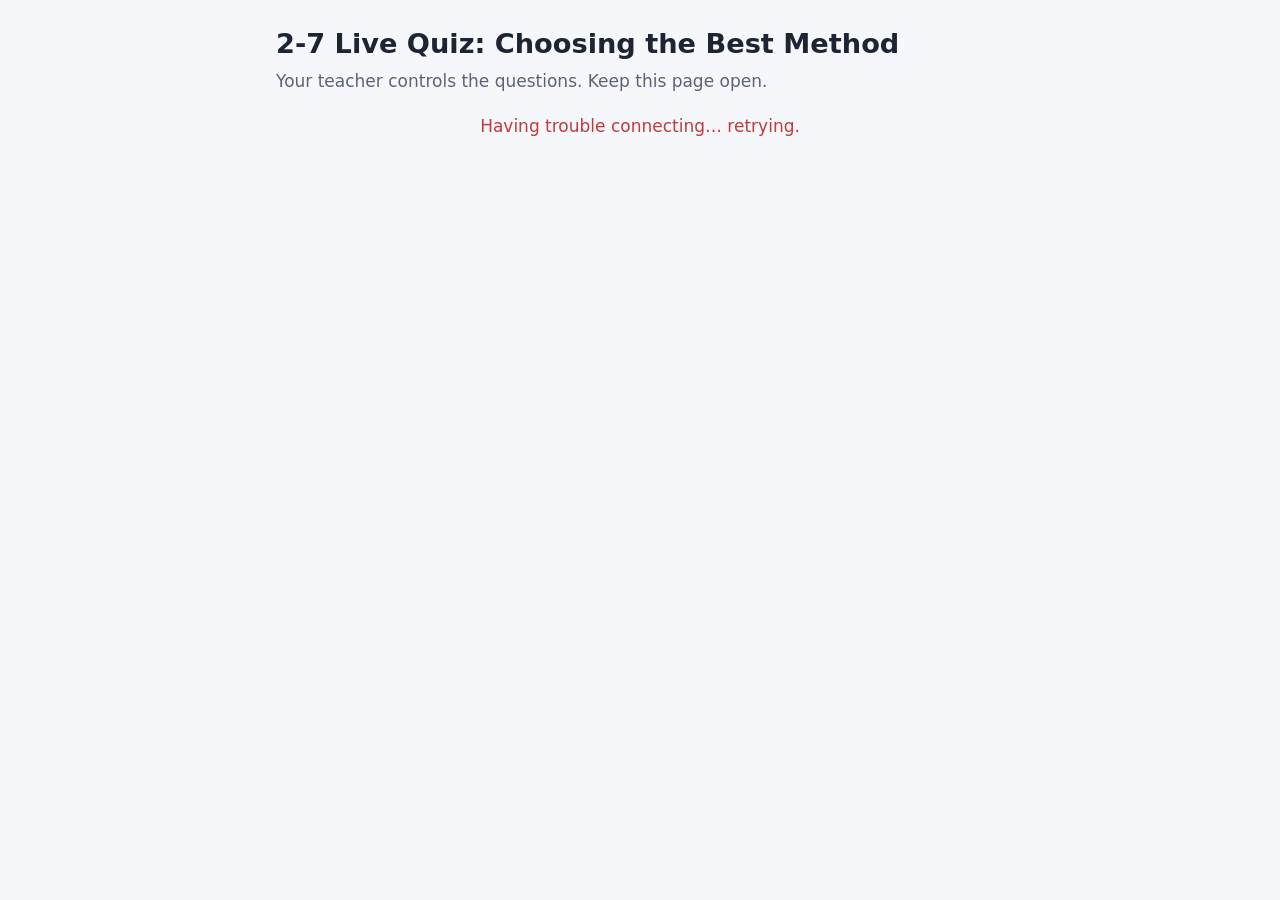
<file: index.html>
<!doctype html>
<html lang="en">
<head>
<meta charset="utf-8">
<meta name="viewport" content="width=device-width, initial-scale=1">
<title>Best Method Live Quiz</title>
<link rel="stylesheet" href="style.css?v=2">
</head>
<body>
<main>
  <h1>2-7 Live Quiz: Choosing the Best Method</h1>
  <p class="sub">Your teacher controls the questions. Keep this page open.</p>

  <!-- Backend not set up yet -->
  <section id="v-setup" class="card hidden">
    <p style="margin-top:0"><strong>The live quiz isn't set up yet.</strong></p>
    <p class="muted">Your teacher needs to finish the steps in SETUP.md. You can still use the
      <a href="practice.html">self-paced practice quiz</a>.</p>
  </section>

  <!-- Enter name -->
  <section id="v-join" class="card hidden">
    <label for="name"><strong>Enter your name</strong></label>
    <div class="row" style="margin-top:8px">
      <input type="text" id="name" maxlength="40" autocomplete="off" placeholder="First name and last initial">
      <button class="btn" id="joinBtn">Join</button>
    </div>
    <p id="joinErr" class="err"></p>
  </section>

  <!-- Waiting -->
  <section id="v-wait" class="card center hidden">
    <p class="big-num">⏳</p>
    <p id="waitMsg" style="font-size:1.1rem"></p>
    <p class="muted" style="margin-bottom:0"><a href="#" id="changeName">Not you? Change name</a></p>
  </section>

  <!-- Question -->
  <section id="v-question" class="hidden">
    <div class="progress"><span id="qnum"></span><span id="who"></span></div>
    <div class="card">
      <div class="eq" id="eq"></div>
      <div class="step">Which method is best?</div>
      <div class="opts" id="methodOpts"></div>
      <div id="sentMsg"></div>
    </div>
  </section>

  <!-- Reveal -->
  <section id="v-reveal" class="hidden">
    <div class="progress"><span id="rqnum"></span><span id="rwho"></span></div>
    <div class="card">
      <div class="eq" id="req"></div>
      <div id="yourResult"></div>
      <div class="step" style="margin-top:18px">How the class did</div>
      <div id="classResult"></div>
      <p class="muted center" style="margin-bottom:0">Wait for your teacher to go to the next question.</p>
    </div>
  </section>

  <!-- Done -->
  <section id="v-done" class="card hidden">
    <p class="center muted" style="margin:0">Quiz over! Your score</p>
    <div class="score" id="final"></div>
    <table>
      <thead><tr><th>#</th><th>Equation</th><th>Your method</th></tr></thead>
      <tbody id="summary"></tbody>
    </table>
  </section>

  <p id="netErr" class="err center"></p>
</main>

<script src="config.js?v=2"></script>
<script src="questions.js?v=2"></script>
<script src="live-api.js?v=2"></script>
<script>
const $ = id => document.getElementById(id);
const VIEWS = ["v-setup", "v-join", "v-wait", "v-question", "v-reveal", "v-done"];
const store = {
  get(k) { try { return localStorage.getItem(k); } catch (e) { return null; } },
  set(k, v) { try { localStorage.setItem(k, v); } catch (e) {} }
};

// A random ID so the backend can tell students apart, even with the same name.
let myId = store.get("bm_id");
if (!myId) { myId = "id" + Math.random().toString(36).slice(2, 10); store.set("bm_id", myId); }
let myName = store.get("bm_name") || "";
let joinedSession = null;
let picks = {};        // question index → method, for the current session
let state = null;
let lastRender = "";
let polling = false;

function show(view) {
  VIEWS.forEach(v => $(v).classList.toggle("hidden", v !== view));
}

function loadPicks(session) {
  try { picks = JSON.parse(store.get("bm_picks_" + session + "_" + myId) || "{}"); } catch (e) { picks = {}; }
}
function savePicks() {
  store.set("bm_picks_" + state.session + "_" + myId, JSON.stringify(picks));
}

async function join() {
  const n = $("name").value.trim();
  if (!n) { $("joinErr").textContent = "Please type your name."; return; }
  myName = n;
  store.set("bm_name", n);
  $("joinErr").textContent = "";
  lastRender = "";
  poll();
}

async function ensureJoined() {
  if (!state.session || joinedSession === state.session) return;
  const r = await api.post({ action: "join", session: state.session, id: myId, name: myName });
  if (r.ok) {
    joinedSession = state.session;
    loadPicks(state.session);
  }
}

async function poll() {
  if (polling) return;
  polling = true;
  try {
    state = await api.get({ action: "state" });
    $("netErr").textContent = "";
    if (myName && state.phase !== "off") await ensureJoined();
    render();
  } catch (e) {
    $("netErr").textContent = "Having trouble connecting… retrying.";
  } finally {
    polling = false;
  }
}

function render() {
  const key = JSON.stringify([state.session, state.phase, state.q, !!myName, !!state.stats, picks[state.q]]);
  if (key === lastRender) return;
  lastRender = key;

  if (!myName) { show("v-join"); $("name").focus(); return; }

  const total = state.total || QUESTIONS.length;
  const q = QUESTIONS[state.q];
  const label = `Question ${state.q + 1} of ${total}`;

  if (state.phase === "off" || joinedSession !== state.session) {
    show("v-wait");
    $("waitMsg").textContent = `Hi ${myName}! Waiting for your teacher to start the quiz…`;
  } else if (state.phase === "lobby") {
    show("v-wait");
    $("waitMsg").textContent = `You're in, ${myName}! Waiting for your teacher to show the first question…`;
  } else if (state.phase === "question") {
    show("v-question");
    $("qnum").textContent = label;
    $("who").textContent = myName;
    $("eq").textContent = q.eq;
    const picked = picks[state.q];
    $("methodOpts").innerHTML = "";
    METHODS.forEach(m => {
      const b = document.createElement("button");
      b.className = "opt" + (picked === m ? " sel-ok" : "");
      b.textContent = m;
      b.disabled = !!picked;
      b.onclick = () => answer(m);
      $("methodOpts").appendChild(b);
    });
    $("sentMsg").innerHTML = picked
      ? `<div class="fb ok"><strong>Answer locked in.</strong> Wait for your teacher to reveal the results.</div>`
      : "";
  } else if (state.phase === "reveal") {
    show("v-reveal");
    $("rqnum").textContent = label;
    $("rwho").textContent = myName;
    $("req").textContent = q.eq;
    const picked = picks[state.q];
    let cls, html;
    if (!picked) {
      cls = "bad"; html = `<strong>You didn't answer.</strong> Best method: <strong>${q.best}</strong>. ${q.why}`;
    } else if (picked === q.best) {
      cls = "good"; html = `<strong>You got it!</strong> ${q.why}`;
    } else if (q.ok.includes(picked)) {
      cls = "ok"; html = `<strong>That works.</strong> ${q.tip}`;
    } else {
      cls = "bad"; html = `<strong>You picked ${picked}.</strong> Best method: <strong>${q.best}</strong>. ${q.why}`;
    }
    $("yourResult").innerHTML = `<div class="fb ${cls}">${html}</div>`;
    $("classResult").innerHTML = splitBar(state.stats);
  } else if (state.phase === "done") {
    show("v-done");
    const done = QUESTIONS.slice(0, state.q + 1);
    let pts = 0;
    $("summary").innerHTML = done.map((qq, i) => {
      const p = picks[i];
      const ok = p && isCorrect(qq, p);
      if (ok) pts++;
      return `<tr><td>${i + 1}</td><td class="math">${qq.eq}</td>
        <td>${ok ? '<span class="tick">✓</span>' : '<span class="cross">✗</span>'} ${p ? escapeHtml(p) : "<em>no answer</em>"}
        ${p !== qq.best ? `<br><small>Best: ${qq.best}</small>` : ""}</td></tr>`;
    }).join("");
    $("final").textContent = `${pts} / ${done.length}`;
  }
}

function splitBar(s) {
  if (!s || !s.answered) return `<p class="muted">No answers yet.</p>`;
  const right = Math.round((s.correct / s.answered) * 100), wrong = 100 - right;
  return `
    <div class="legend"><span class="g">${right}% got it right</span><span class="b">${wrong}% got it wrong</span></div>
    <div class="split"><div class="g" style="width:${right}%"></div><div class="b" style="width:${wrong}%"></div></div>
    <p class="muted center" style="margin:0">${s.answered} student${s.answered === 1 ? "" : "s"} answered</p>`;
}

async function answer(m) {
  const q = QUESTIONS[state.q];
  picks[state.q] = m;
  savePicks();
  lastRender = "";
  render();
  for (let tries = 0; tries < 4; tries++) {
    try {
      const r = await api.post({
        action: "answer", session: state.session, id: myId, name: myName,
        q: state.q, eq: q.eq, method: m, correct: isCorrect(q, m)
      });
      if (r.error === "closed") {
        delete picks[state.q];
        savePicks();
        $("sentMsg").innerHTML = `<div class="fb bad">Too late — this question was already closed.</div>`;
      }
      return;
    } catch (e) {
      await new Promise(res => setTimeout(res, 1000 * (tries + 1)));
    }
  }
  $("sentMsg").innerHTML = `<div class="fb bad">Couldn't send your answer. Check your connection and tell your teacher.</div>`;
}

$("joinBtn").onclick = join;
$("changeName").onclick = e => {
  e.preventDefault();
  myName = "";
  store.set("bm_name", "");
  myId = "id" + Math.random().toString(36).slice(2, 10);
  store.set("bm_id", myId);
  joinedSession = null;
  picks = {};
  $("name").value = "";
  lastRender = "";
  render();
};
$("name").addEventListener("keydown", e => { if (e.key === "Enter") join(); });

if (!api.configured()) {
  show("v-setup");
} else {
  if (myName) $("name").value = myName;
  poll();
  setInterval(poll, 2500);
}
</script>
</body>
</html>
</file>
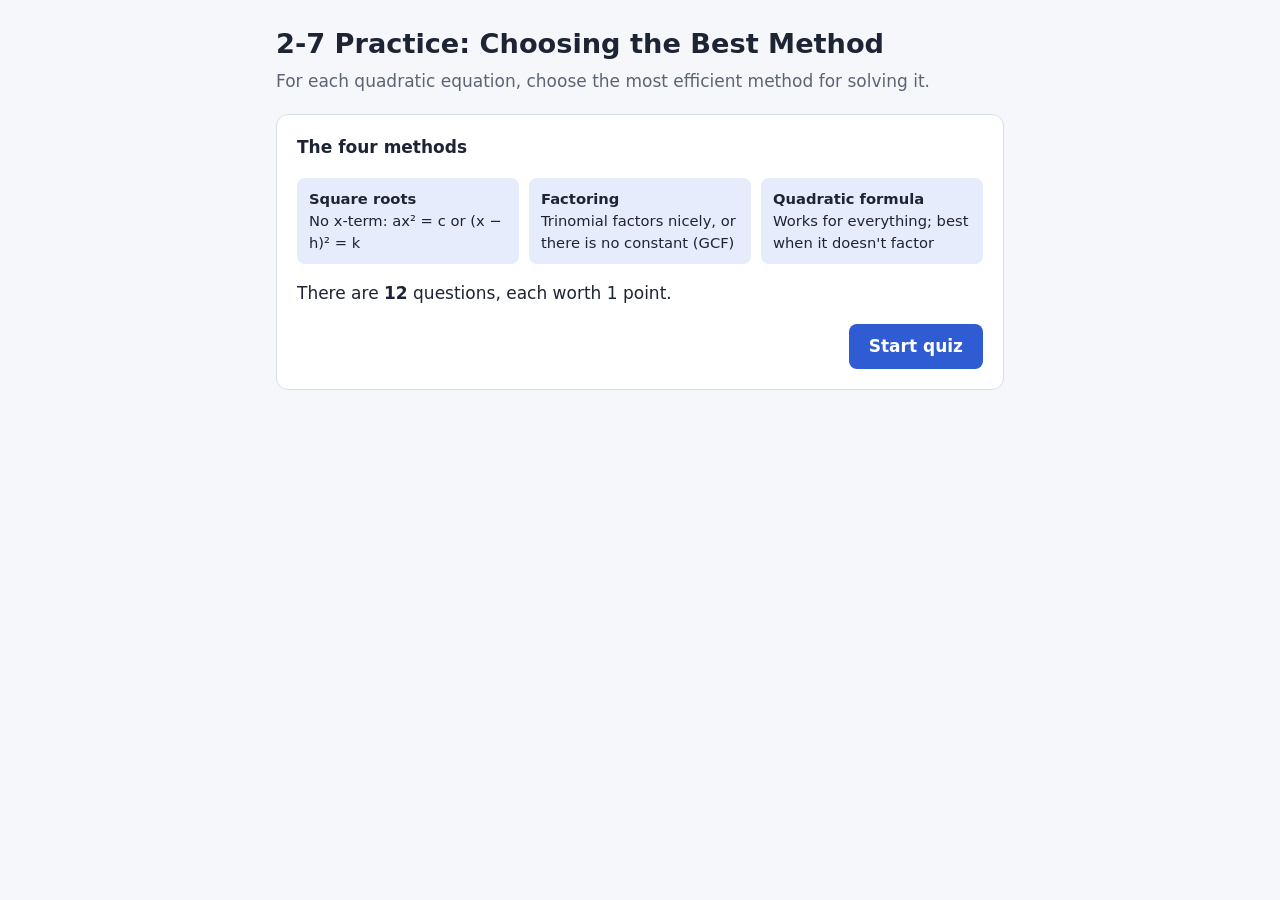
<file: practice.html>
<!doctype html>
<html lang="en">
<head>
<meta charset="utf-8">
<meta name="viewport" content="width=device-width, initial-scale=1">
<title>Best Method Practice</title>
<link rel="stylesheet" href="style.css?v=2">
</head>
<body>
<main>
  <h1>2-7 Practice: Choosing the Best Method</h1>
  <p class="sub">For each quadratic equation, choose the most efficient method for solving it.</p>

  <section id="intro" class="card">
    <p style="margin-top:0"><strong>The four methods</strong></p>
    <div class="methods">
      <div><b>Square roots</b>No x-term: ax² = c or (x − h)² = k</div>
      <div><b>Factoring</b>Trinomial factors nicely, or there is no constant (GCF)</div>
      <div><b>Quadratic formula</b>Works for everything; best when it doesn't factor</div>
    </div>
    <p>There are <strong id="qcount"></strong> questions, each worth 1 point.</p>
    <div class="nav"><button class="btn" id="start">Start quiz</button></div>
  </section>

  <section id="quiz" class="hidden">
    <div class="progress"><span id="qnum"></span><span id="running"></span></div>
    <div class="bar"><span id="barfill"></span></div>
    <div class="card">
      <div class="eq" id="eq"></div>
      <div class="step">Which method is best?</div>
      <div class="opts two" id="methodOpts"></div>
      <div id="methodFb"></div>
      <div class="nav"><button class="btn" id="next" disabled>Next</button></div>
    </div>
  </section>

  <section id="results" class="hidden">
    <div class="card">
      <p style="margin:0;text-align:center;color:var(--muted)">Your score</p>
      <div class="score" id="final"></div>
      <p style="text-align:center;margin-top:0" id="finalMsg"></p>
      <table>
        <thead><tr><th>#</th><th>Equation</th><th>Your method</th></tr></thead>
        <tbody id="summary"></tbody>
      </table>
      <div class="nav"><button class="btn secondary" id="retry">Try again</button></div>
    </div>
  </section>
</main>

<script src="questions.js?v=2"></script>
<script>

const $ = id => document.getElementById(id);
let order, idx, results;

function shuffle(a) {
  a = a.slice();
  for (let i = a.length - 1; i > 0; i--) {
    const j = Math.floor(Math.random() * (i + 1));
    [a[i], a[j]] = [a[j], a[i]];
  }
  return a;
}

function start() {
  order = shuffle(QUESTIONS);
  idx = 0;
  results = [];
  $("intro").classList.add("hidden");
  $("results").classList.add("hidden");
  $("quiz").classList.remove("hidden");
  render();
}

function points() {
  return results.reduce((s, r) => s + r.method, 0);
}

function render() {
  const q = order[idx];
  results[idx] = { q, method: 0, methodPick: null };
  $("qnum").textContent = `Question ${idx + 1} of ${order.length}`;
  $("running").textContent = `Score: ${points()} / ${idx}`;
  $("barfill").style.width = `${(idx / order.length) * 100}%`;
  $("eq").textContent = q.eq;
  $("methodFb").innerHTML = "";
  $("next").disabled = true;
  $("next").textContent = idx === order.length - 1 ? "See results" : "Next";

  const mo = $("methodOpts");
  mo.innerHTML = "";
  METHODS.forEach(m => {
    const b = document.createElement("button");
    b.className = "opt";
    b.textContent = m;
    b.onclick = () => pickMethod(m);
    mo.appendChild(b);
  });
}

function pickMethod(m) {
  const q = order[idx], r = results[idx];
  r.methodPick = m;
  let cls, html;
  if (m === q.best) {
    r.method = 1; cls = "good";
    html = `<strong>Yes!</strong> ${q.why}`;
  } else if (q.ok.includes(m)) {
    r.method = 1; cls = "ok";
    html = `<strong>That works.</strong> ${q.tip}`;
  } else {
    cls = "bad";
    html = `<strong>Not the best choice.</strong> Best method: <strong>${q.best}</strong>. ${q.why}`;
  }
  [...$("methodOpts").children].forEach(b => {
    b.disabled = true;
    if (b.textContent === m) b.classList.add("sel-" + cls);
    else if (b.textContent === q.best) b.classList.add("reveal");
  });
  $("methodFb").innerHTML = `<div class="fb ${cls}">${html}</div>`;
  $("running").textContent = `Score: ${points()} / ${idx + 1}`;
  $("next").disabled = false;
}


function next() {
  idx++;
  if (idx < order.length) render();
  else finish();
}

function mark(n, full) {
  return n ? `<span class="${full ? "tick" : "half"}">✓</span>` : `<span class="cross">✗</span>`;
}

function finish() {
  $("quiz").classList.add("hidden");
  $("results").classList.remove("hidden");
  const total = order.length, pts = points();
  const pct = Math.round((pts / total) * 100);
  $("final").textContent = `${pts} / ${total} (${pct}%)`;
  $("finalMsg").textContent =
    pct >= 90 ? "Excellent — you know when to use each method!" :
    pct >= 75 ? "Nice work. Review the ones you missed below." :
    pct >= 50 ? "Getting there. Look over the method guide and try again." :
                "Review the three methods and when to use each, then try again.";
  $("summary").innerHTML = results.map((r, i) => `
    <tr>
      <td>${i + 1}</td>
      <td class="math">${r.q.eq}</td>
      <td>${mark(r.method, r.methodPick === r.q.best)} ${r.methodPick}${r.methodPick !== r.q.best ? `<br><small>Best: ${r.q.best}</small>` : ""}</td>
    </tr>`).join("");
}

$("qcount").textContent = QUESTIONS.length;
$("start").onclick = start;
$("next").onclick = next;
$("retry").onclick = start;
</script>
</body>
</html>
</file>
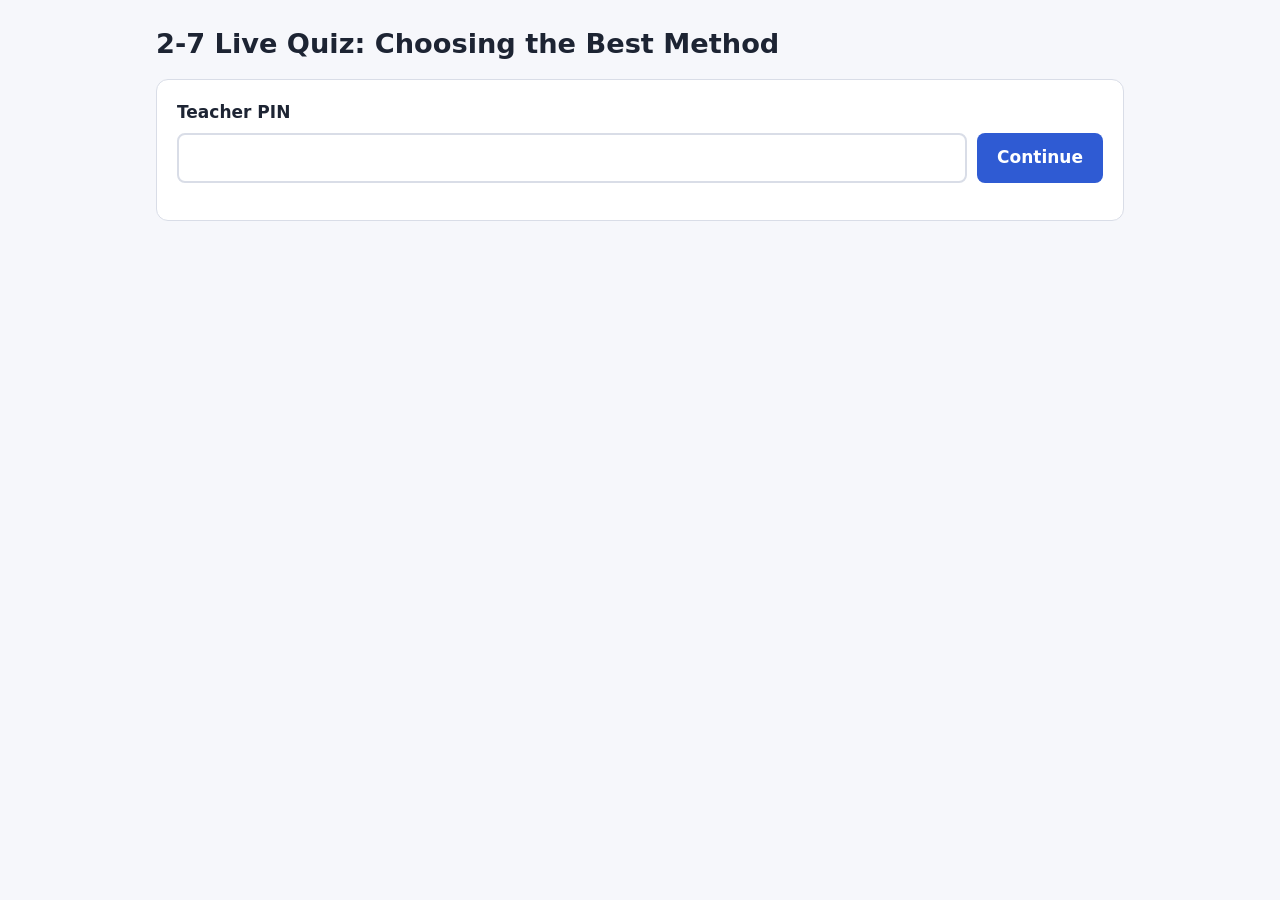
<file: teacher.html>
<!doctype html>
<html lang="en">
<head>
<meta charset="utf-8">
<meta name="viewport" content="width=device-width, initial-scale=1">
<title>Best Method Teacher View</title>
<link rel="stylesheet" href="style.css?v=2">
</head>
<body class="projector">
<main>
  <div class="bar-top">
    <h1 style="margin:0">2-7 Live Quiz: Choosing the Best Method</h1>
    <span class="muted" id="status"></span>
  </div>

  <section id="v-setup" class="card hidden">
    <p style="margin-top:0"><strong>The live quiz isn't connected yet.</strong></p>
    <p class="muted">Follow the steps in SETUP.md to create the Google Sheet backend, then paste its
      Web app URL into <code>config.js</code>.</p>
  </section>

  <section id="v-pin" class="card hidden">
    <label for="pin"><strong>Teacher PIN</strong></label>
    <div class="row" style="margin-top:8px">
      <input type="password" id="pin" autocomplete="off">
      <button class="btn" id="pinBtn">Continue</button>
    </div>
    <p id="pinErr" class="err"></p>
  </section>

  <section id="v-off" class="card center hidden">
    <p style="font-size:1.2rem;margin-top:0">Ready when you are.</p>
    <button class="btn" id="startBtn">Start a new session</button>
  </section>

  <section id="v-lobby" class="hidden">
    <div class="card center">
      <p style="margin-top:0">Students, go to:</p>
      <div class="link-box" id="studentLink"></div>
      <p class="big-num" id="joinCount" style="margin-bottom:0">0</p>
      <p class="muted" style="margin-top:0">students joined</p>
      <div id="names"></div>
      <div class="nav" style="justify-content:center"><button class="btn" id="firstBtn">Show question 1</button></div>
    </div>
  </section>

  <section id="v-question" class="hidden">
    <div class="progress"><span id="qnum"></span><span id="qcount"></span></div>
    <div class="card">
      <div class="eq" id="eq"></div>
      <div class="step center">Which method is best?</div>
      <div class="choices" id="choices"></div>
      <p class="center" style="margin:22px 0 0"><span class="big-num" id="answered">0</span>
        <span class="muted" id="answeredOf"></span></p>
      <div class="nav"><button class="btn" id="revealBtn">Reveal results</button></div>
    </div>
  </section>

  <section id="v-reveal" class="hidden">
    <div class="progress"><span id="rqnum"></span><span></span></div>
    <div class="card">
      <div class="eq" id="req"></div>
      <div id="split"></div>
      <div class="step" style="margin-top:20px">What students picked</div>
      <div id="byMethod"></div>
      <div id="why"></div>
      <div class="nav"><button class="btn" id="nextBtn">Next question</button></div>
    </div>
  </section>

  <section id="v-done" class="hidden">
    <div class="card">
      <p class="center" style="font-size:1.3rem;margin-top:0"><strong>Quiz complete</strong></p>
      <div class="step">Each question</div>
      <div id="perQuestion"></div>
      <div class="step" style="margin-top:20px">Each student</div>
      <table>
        <thead><tr><th>Name</th><th>Score</th></tr></thead>
        <tbody id="perStudent"></tbody>
      </table>
      <p class="muted">Every answer is also saved in the Responses tab of your Google Sheet.</p>
      <div class="nav"><button class="btn" id="restartBtn">Start a new session</button></div>
    </div>
  </section>

  <p class="center" style="margin-top:24px">
    <button class="btn secondary hidden" id="endBtn">End quiz</button>
  </p>
  <p id="netErr" class="err center"></p>
</main>

<script src="config.js?v=2"></script>
<script src="questions.js?v=2"></script>
<script src="live-api.js?v=2"></script>
<script>
const $ = id => document.getElementById(id);
const VIEWS = ["v-setup", "v-pin", "v-off", "v-lobby", "v-question", "v-reveal", "v-done"];
const store = {
  get(k) { try { return localStorage.getItem(k); } catch (e) { return null; } },
  set(k, v) { try { localStorage.setItem(k, v); } catch (e) {} }
};
const TOTAL = QUESTIONS.length;

let pin = store.get("bm_pin") || "";
let data = null;          // last { state, players, stats } from the backend
let lastView = "";
let busy = false;

function show(view) {
  VIEWS.forEach(v => $(v).classList.toggle("hidden", v !== view));
  const live = ["v-lobby", "v-question", "v-reveal"].includes(view);
  $("endBtn").classList.toggle("hidden", !live);
}

async function teacher(action, extra = {}) {
  const r = await api.post({ action, pin, ...extra });
  if (r.error === "Wrong PIN") {
    pin = "";
    store.set("bm_pin", "");
    show("v-pin");
    $("pinErr").textContent = "That PIN didn't work.";
    throw new Error("pin");
  }
  if (r.error) throw new Error(r.error);
  return r;
}

async function poll() {
  if (busy || !pin) return;
  busy = true;
  try {
    data = await teacher("stats");
    $("netErr").textContent = "";
    await render();
  } catch (e) {
    if (e.message !== "pin") $("netErr").textContent = "Having trouble connecting… retrying.";
  } finally {
    busy = false;
  }
}

// Run a control button's action, then refresh right away.
async function act(action, extra) {
  if (busy) return;
  busy = true;
  document.querySelectorAll("button").forEach(b => (b.disabled = true));
  try {
    await teacher(action, extra);
    data = await teacher("stats");
    await render();
  } catch (e) {
    if (e.message !== "pin") $("netErr").textContent = "That didn't go through. Try again.";
  } finally {
    document.querySelectorAll("button").forEach(b => (b.disabled = false));
    busy = false;
  }
}

async function render() {
  const { state, players, stats } = data;
  const q = QUESTIONS[state.q];
  const view = state.phase === "off" ? "v-off" : "v-" + state.phase;
  const viewKey = `${state.session}|${state.phase}|${state.q}`;
  const changed = viewKey !== lastView;
  lastView = viewKey;
  show(view);
  $("status").textContent = state.session ? `${players.length} joined` : "";

  if (state.phase === "lobby") {
    $("studentLink").textContent = new URL("./", location.href).href;
    $("joinCount").textContent = players.length;
    $("names").innerHTML = players.map(n => `<span class="pill">${escapeHtml(n)}</span>`).join("");
  }

  if (state.phase === "question") {
    if (changed) {
      $("qnum").textContent = `Question ${state.q + 1} of ${TOTAL}`;
      $("eq").textContent = q.eq;
      $("choices").innerHTML = METHODS.map(m => `<span>${m}</span>`).join("");
    }
    const n = stats ? stats.answered : 0;
    $("answered").textContent = n;
    $("answeredOf").textContent = `of ${players.length} answered`;
  }

  if (state.phase === "reveal" && changed) {
    const s = state.stats || { answered: 0, correct: 0, byMethod: {} };
    $("rqnum").textContent = `Question ${state.q + 1} of ${TOTAL}`;
    $("req").textContent = q.eq;
    $("split").innerHTML = splitBar(s);
    $("byMethod").innerHTML = METHODS.map(m => {
      const c = s.byMethod[m] || 0;
      const pct = s.answered ? Math.round((c / s.answered) * 100) : 0;
      const cls = m === q.best ? "good" : q.ok.includes(m) ? "ok" : "";
      const tag = m === q.best ? " ✓ best" : q.ok.includes(m) ? " (also works)" : "";
      return `<div class="mbar"><span>${m}<strong>${tag}</strong></span>
        <div class="track"><div class="fill ${cls}" style="width:${pct}%"></div></div><span>${c}</span></div>`;
    }).join("");
    $("why").innerHTML = `<div class="fb good" style="margin-top:14px"><strong>Best: ${q.best}.</strong> ${q.why}` +
      (q.tip ? ` <em>${q.tip}</em>` : "") + `</div>`;
    $("nextBtn").textContent = state.q + 1 >= TOTAL ? "Finish quiz" : "Next question";
  }

  if (state.phase === "done" && changed) {
    const sum = await teacher("summary");
    $("perQuestion").innerHTML = QUESTIONS.slice(0, state.q + 1).map((qq, i) => {
      const pq = sum.perQuestion[i] || { answered: 0, correct: 0 };
      const pct = pq.answered ? Math.round((pq.correct / pq.answered) * 100) : 0;
      return `<div class="mbar"><span class="math">${i + 1}. ${qq.eq}</span>
        <div class="track"><div class="fill good" style="width:${pct}%"></div></div><span>${pq.answered ? pct + "%" : "—"}</span></div>`;
    }).join("");
    $("perStudent").innerHTML = sum.students.map(st =>
      `<tr><td>${escapeHtml(st.name)}</td><td>${st.correct} / ${state.q + 1}</td></tr>`).join("") ||
      `<tr><td colspan="2" class="muted">No answers recorded.</td></tr>`;
  }
}

function splitBar(s) {
  if (!s.answered) return `<p class="muted center">Nobody answered this one.</p>`;
  const right = Math.round((s.correct / s.answered) * 100), wrong = 100 - right;
  return `
    <div class="legend" style="font-size:1.4rem"><span class="g">${right}% right</span><span class="b">${wrong}% wrong</span></div>
    <div class="split"><div class="g" style="width:${right}%">${right ? s.correct : ""}</div><div class="b" style="width:${wrong}%">${wrong ? s.answered - s.correct : ""}</div></div>
    <p class="muted center" style="margin:0">${s.answered} answered</p>`;
}

function startSession() {
  if (data && ["lobby", "question", "reveal"].includes(data.state.phase) &&
      !confirm("A quiz is in progress. Start over with a new session?")) return;
  act("start", { total: TOTAL });
}

$("pinBtn").onclick = () => {
  pin = $("pin").value.trim();
  store.set("bm_pin", pin);
  $("pinErr").textContent = "";
  poll();
};
$("pin").addEventListener("keydown", e => { if (e.key === "Enter") $("pinBtn").click(); });
$("startBtn").onclick = startSession;
$("restartBtn").onclick = startSession;
$("firstBtn").onclick = () => act("show", { q: 0 });
$("revealBtn").onclick = () => act("reveal");
$("nextBtn").onclick = () => {
  const q = data.state.q;
  if (q + 1 >= TOTAL) act("end");
  else act("show", { q: q + 1 });
};
$("endBtn").onclick = () => { if (confirm("End the quiz now and show the summary?")) act("end"); };

if (!api.configured()) {
  show("v-setup");
} else if (!pin) {
  show("v-pin");
} else {
  poll();
}
setInterval(() => { if (api.configured()) poll(); }, 2000);
</script>
</body>
</html>
</file>
<file: style.css>
:root {
    --bg: #f6f7fb;
    --card: #ffffff;
    --text: #1d2433;
    --muted: #5b6475;
    --border: #d9dde7;
    --accent: #2f5bd3;
    --accent-soft: #e6ecfb;
    --good: #1f8a4c;
    --good-soft: #e3f4ea;
    --warn: #a86500;
    --warn-soft: #fbf0dc;
    --bad: #c23b3b;
    --bad-soft: #f9e3e3;
  }
  @media (prefers-color-scheme: dark) {
    :root {
      --bg: #12151c;
      --card: #1b2029;
      --text: #e7eaf0;
      --muted: #9aa3b5;
      --border: #2e3542;
      --accent: #7a9bff;
      --accent-soft: #232c45;
      --good: #4cc483;
      --good-soft: #17301f;
      --warn: #e6a640;
      --warn-soft: #33270f;
      --bad: #ef7171;
      --bad-soft: #3a1c1c;
    }
  }
  * { box-sizing: border-box; }
  body {
    margin: 0;
    background: var(--bg);
    color: var(--text);
    font: 17px/1.5 system-ui, -apple-system, "Segoe UI", Roboto, sans-serif;
  }
  main { max-width: 760px; margin: 0 auto; padding: 24px 16px 64px; }
  h1 { font-size: 1.7rem; margin: 0 0 4px; }
  .sub { color: var(--muted); margin: 0 0 20px; }
  .card {
    background: var(--card);
    border: 1px solid var(--border);
    border-radius: 12px;
    padding: 20px;
    margin-bottom: 16px;
  }
  .methods { display: grid; grid-template-columns: repeat(auto-fit, minmax(160px, 1fr)); gap: 10px; }
  .methods div { background: var(--accent-soft); border-radius: 8px; padding: 10px 12px; font-size: 0.92rem; }
  .methods b { display: block; }
  .progress { display: flex; justify-content: space-between; color: var(--muted); font-size: 0.9rem; margin-bottom: 8px; }
  .bar { height: 6px; background: var(--border); border-radius: 3px; overflow: hidden; margin-bottom: 16px; }
  .bar span { display: block; height: 100%; background: var(--accent); transition: width .25s; }
  .eq {
    font: 600 1.6rem/1.3 "Cambria Math", "STIX Two Math", Georgia, serif;
    text-align: center;
    padding: 14px 0 18px;
  }
  .step { font-weight: 600; margin: 14px 0 8px; }
  .opts { display: grid; gap: 8px; }
  .opts.two { grid-template-columns: 1fr 1fr; }
  @media (max-width: 480px) { .opts.two { grid-template-columns: 1fr; } }
  button.opt {
    text-align: left;
    font: inherit;
    color: var(--text);
    background: var(--card);
    border: 2px solid var(--border);
    border-radius: 8px;
    padding: 10px 14px;
    cursor: pointer;
  }
  button.opt:hover:not(:disabled) { border-color: var(--accent); }
  button.opt:disabled { cursor: default; }
  button.opt.sel-good { border-color: var(--good); background: var(--good-soft); }
  button.opt.sel-ok { border-color: var(--warn); background: var(--warn-soft); }
  button.opt.sel-bad { border-color: var(--bad); background: var(--bad-soft); }
  button.opt.reveal { border-color: var(--good); border-style: dashed; }
  .math { font-family: "Cambria Math", "STIX Two Math", Georgia, serif; font-size: 1.1rem; }
  .fb { border-radius: 8px; padding: 10px 14px; margin-top: 10px; font-size: 0.95rem; }
  .fb.good { background: var(--good-soft); }
  .fb.ok { background: var(--warn-soft); }
  .fb.bad { background: var(--bad-soft); }
  .nav { display: flex; justify-content: flex-end; gap: 10px; margin-top: 16px; }
  .btn {
    font: inherit; font-weight: 600;
    border: 0; border-radius: 8px;
    padding: 10px 20px;
    background: var(--accent); color: #fff;
    cursor: pointer;
  }
  @media (prefers-color-scheme: dark) { .btn { color: #0f1320; } }
  .btn.secondary { background: transparent; color: var(--accent); border: 2px solid var(--accent); }
  .btn:disabled { opacity: .4; cursor: default; }
  .hidden { display: none; }
  table { width: 100%; border-collapse: collapse; font-size: 0.92rem; }
  th, td { text-align: left; padding: 8px 6px; border-bottom: 1px solid var(--border); vertical-align: top; }
  .score { font-size: 2.4rem; font-weight: 700; text-align: center; margin: 6px 0; }
  .tick { color: var(--good); font-weight: 700; }
  .half { color: var(--warn); font-weight: 700; }
  .cross { color: var(--bad); font-weight: 700; }

  /* ----- Live quiz (index.html and teacher.html) ----- */
  input[type=text], input[type=password] {
    font: inherit; color: var(--text); background: var(--card);
    border: 2px solid var(--border); border-radius: 8px;
    padding: 10px 12px; width: 100%;
  }
  input:focus { outline: none; border-color: var(--accent); }
  .row { display: flex; gap: 10px; }
  .row input { flex: 1; }
  .center { text-align: center; }
  .muted { color: var(--muted); }
  .err { color: var(--bad); }
  .pill { display: inline-block; background: var(--accent-soft); border-radius: 999px; padding: 3px 12px; margin: 3px; font-size: 0.9rem; }
  .big-num { font-size: 3rem; font-weight: 700; line-height: 1.1; }
  .split { display: flex; height: 64px; border-radius: 10px; overflow: hidden; margin: 12px 0 6px; background: var(--border); }
  .split div { display: flex; align-items: center; justify-content: center; color: #fff; font-weight: 700; font-size: 1.3rem; min-width: 0; white-space: nowrap; transition: width .4s; }
  .split .g { background: var(--good); }
  .split .b { background: var(--bad); }
  @media (prefers-color-scheme: dark) { .split div { color: #0f1320; } }
  .legend { display: flex; justify-content: space-between; font-weight: 600; }
  .legend .g { color: var(--good); }
  .legend .b { color: var(--bad); }
  .mbar { display: grid; grid-template-columns: 170px 1fr 48px; gap: 10px; align-items: center; margin: 6px 0; font-size: 0.95rem; }
  .mbar .track { height: 22px; background: var(--border); border-radius: 6px; overflow: hidden; }
  .mbar .fill { height: 100%; background: var(--muted); }
  .mbar .fill.good { background: var(--good); }
  .mbar .fill.ok { background: var(--warn); }
  @media (max-width: 480px) { .mbar { grid-template-columns: 110px 1fr 40px; } }
  .choices { display: flex; flex-wrap: wrap; justify-content: center; gap: 10px; }
  .choices span { border: 2px solid var(--border); border-radius: 8px; padding: 8px 16px; }

  /* Projector view: bigger type. */
  body.projector main { max-width: 1000px; }
  body.projector .eq { font-size: 3rem; padding: 20px 0 28px; }
  body.projector .choices span { font-size: 1.3rem; }
  .bar-top { display: flex; flex-wrap: wrap; align-items: center; justify-content: space-between; gap: 10px; margin-bottom: 14px; }
  .link-box { font-family: ui-monospace, Menlo, Consolas, monospace; font-size: 1.15rem; word-break: break-all; background: var(--accent-soft); padding: 10px 14px; border-radius: 8px; }
</file>
